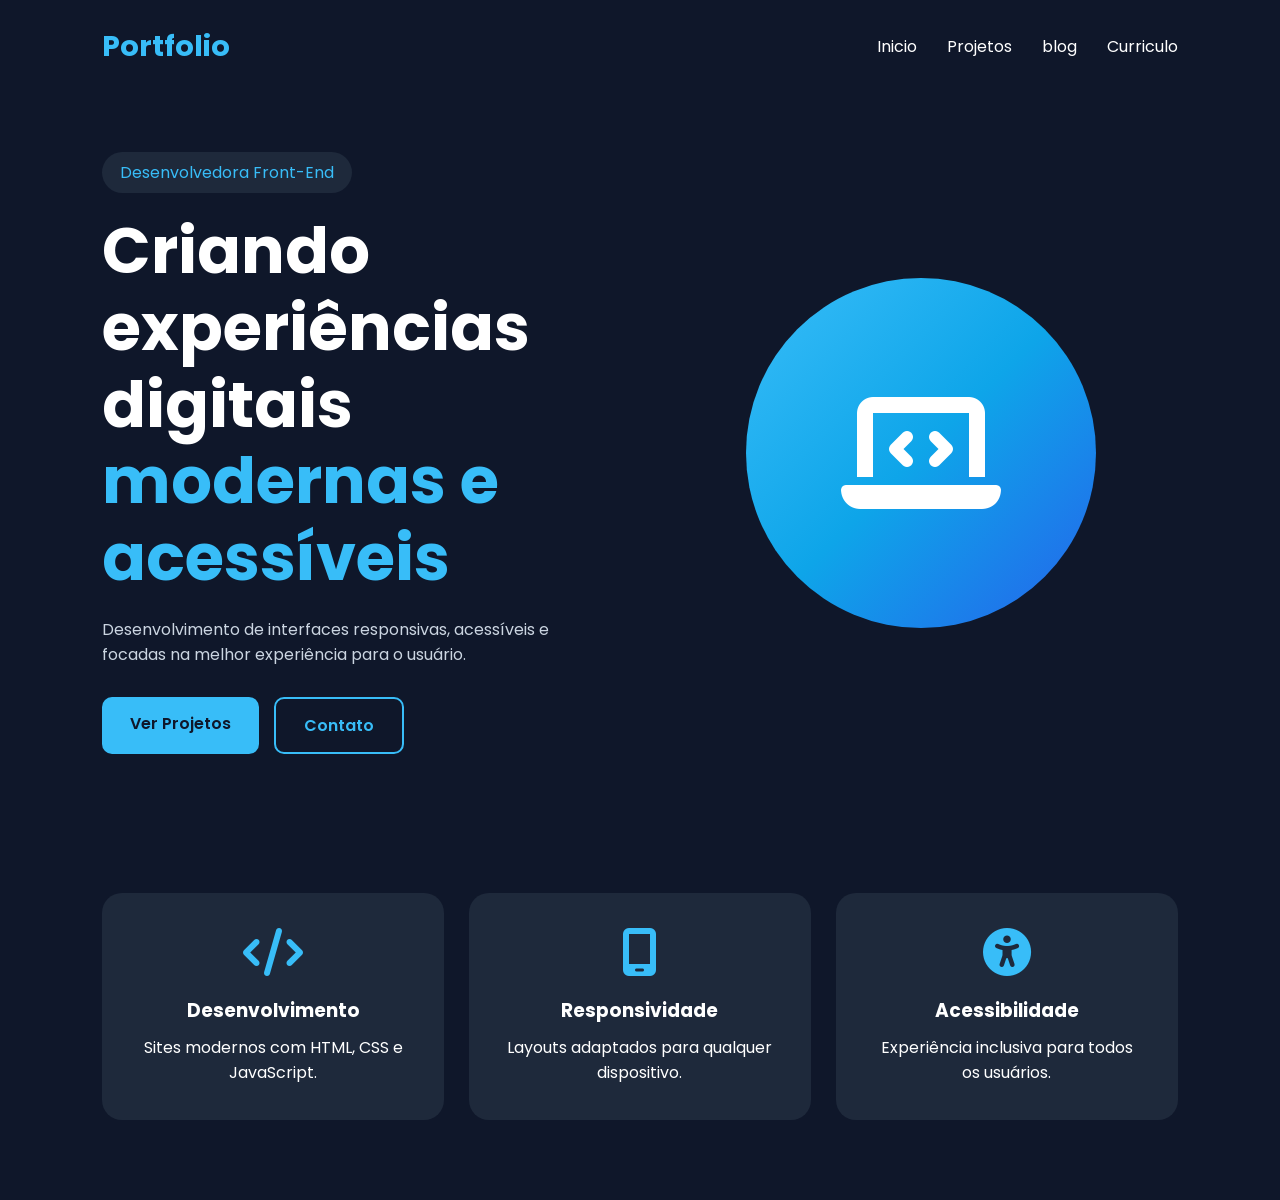
<file: index.html>
<!DOCTYPE html>
<html lang="pt-BR">
<head>
<meta charset="UTF-8">
<meta name="viewport" content="width=device-width, initial-scale=1.0">
<title>Meu Portfólio</title>

<link rel="stylesheet" href="assets/css/style.css">

<link rel="stylesheet"
href="https://cdnjs.cloudflare.com/ajax/libs/font-awesome/6.5.1/css/all.min.css">

</head>
<body>

<header>
    <nav class="navbar">
        <div class="logo">Portfolio</div>

        <ul class="menu">
            <li><a href="index.html">Inicio</a></li>
            <li><a href="projetos.html">Projetos</a></li>
            <li><a href="blog.html">blog</a></li>
            <li><a href="curriculo.html">Curriculo</a></li>
             
        </ul>
    </nav>
</header>

<main>

<section class="hero">

    <div class="hero-text">
        <span class="tag">Desenvolvedora Front-End</span>

        <h1>
            Criando experiências digitais
            <span>modernas e acessíveis</span>
        </h1>

        <p>
            Desenvolvimento de interfaces responsivas,
            acessíveis e focadas na melhor experiência
            para o usuário.
        </p>

        <div class="buttons">
            <a href="projetos.html" class="btn-primary">Ver Projetos</a>
            <a href="contato.html" class="btn-secondary">Contato</a>
        </div>
    </div>

    <div class="hero-image">
        <div class="circle"></div>
        <i class="fa-solid fa-laptop-code"></i>
    </div>

</section>

<section class="cards">

    <div class="card">
        <i class="fa-solid fa-code"></i>
        <h3>Desenvolvimento</h3>
        <p>Sites modernos com HTML, CSS e JavaScript.</p>
    </div>

    <div class="card">
        <i class="fa-solid fa-mobile-screen"></i>
        <h3>Responsividade</h3>
        <p>Layouts adaptados para qualquer dispositivo.</p>
    </div>

    <div class="card">
        <i class="fa-solid fa-universal-access"></i>
        <h3>Acessibilidade</h3>
        <p>Experiência inclusiva para todos os usuários.</p>
    </div>

</section>

</main>

</body>
</html>
</file>
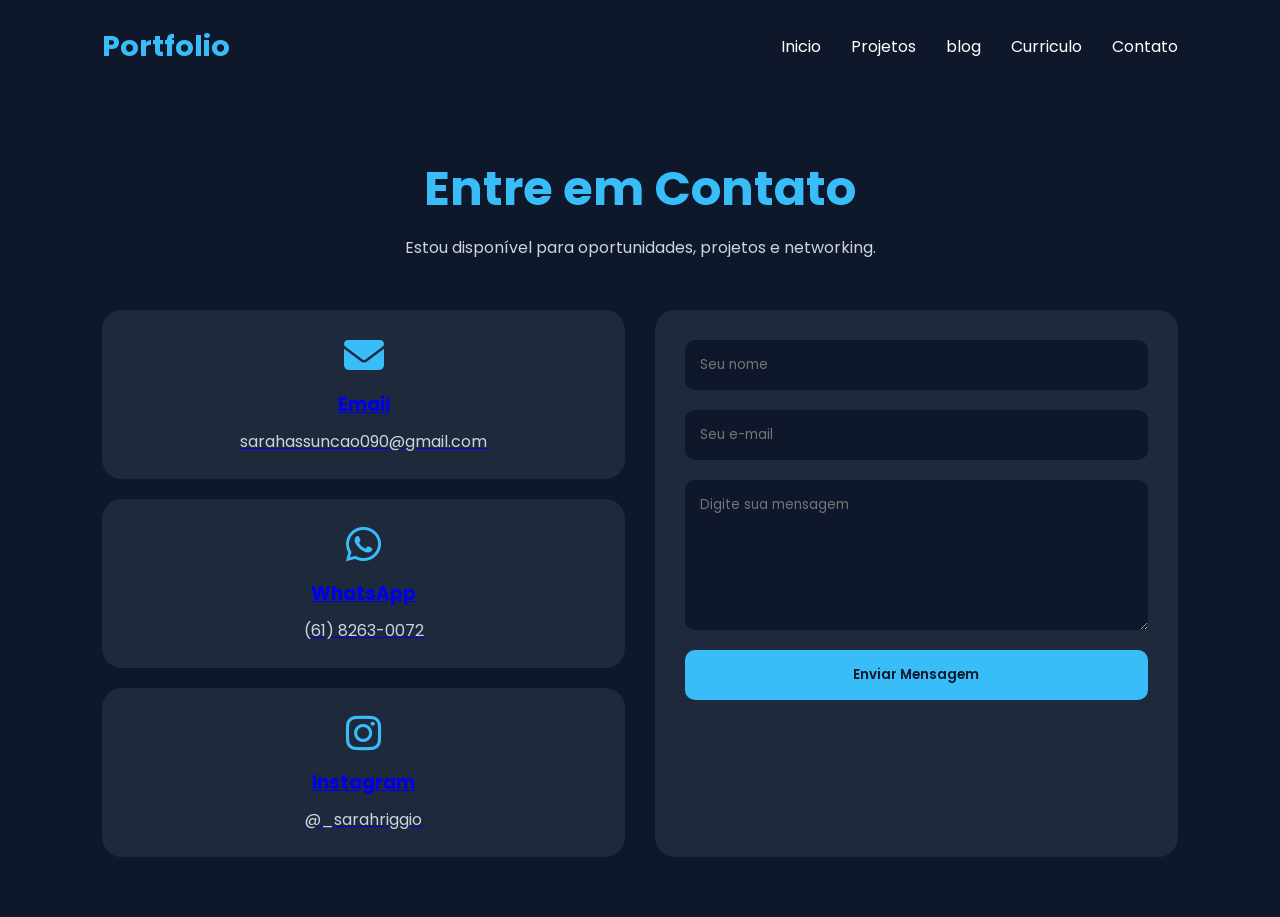
<file: contato.html>
<!DOCTYPE html>
<html lang="pt-BR">
<head>
    <meta charset="UTF-8">
    <meta name="viewport" content="width=device-width, initial-scale=1.0">
    <title>Contato | Portfólio</title>

    <link rel="stylesheet" href="assets/css/style.css">
    <link rel="stylesheet" href="https://cdnjs.cloudflare.com/ajax/libs/font-awesome/6.5.1/css/all.min.css">
</head>
<body>

<header>
    <nav class="navbar">
        <div class="logo">Portfolio</div>
        <ul class="menu">
            <li><a href="index.html">Inicio</a></li>
            <li><a href="projetos.html">Projetos</a></li>
            <li><a href="blog.html">blog</a></li>
            <li><a href="curriculo.html">Curriculo</a></li>
            <li><a href="contato.html">Contato</a></li>
        </ul>
    </nav>
</header>

<section class="contato">

    <div class="contato-header">
        <h1>Entre em Contato</h1>
        <p>Estou disponível para oportunidades, projetos e networking.</p>
    </div>

    <div class="contato-container">

        <!-- ABRE o bloco de informações -->
        <div class="contato-info">

            <div class="contato-card">
                <a href="mailto:seuemail@exemplo.com">
                    <i class="fa-solid fa-envelope"></i>
                    <h3>Email</h3>
                    <p>sarahassuncao090@gmail.com</p>
                </a>
            </div>

            <div class="contato-card">
                <a href="https://wa.me/556182630072" target="_blank">
                    <i class="fa-brands fa-whatsapp"></i>
                    <h3>WhatsApp</h3>
                    <p>(61) 8263-0072</p>
                </a>
            </div>

            <!-- O Instagram agora está CORRETAMENTE dentro de contato-info -->
            <div class="contato-card">
                <a href="https://www.instagram.com/_sarahriggio?utm_source=qr&igsh=MnUxYjY5M3FrN2dq" target="_blank">
                    <i class="fa-brands fa-instagram"></i>
                    <h3>Instagram</h3>
                    <p>@_sarahriggio</p> <!-- Dica: Adicionei o texto para manter o padrão dos outros cards -->
                </a>
            </div>

        </div> <!-- FECHA contato-info no lugar certo -->

        <!-- Formulário ao lado ou abaixo das informações -->
        <form class="formulario">
            <input type="text" placeholder="Seu nome" required>
            <input type="email" placeholder="Seu e-mail" required>
            <textarea rows="6" placeholder="Digite sua mensagem" required></textarea>
            <button type="submit">Enviar Mensagem</button>
        </form>

    </div> <!-- FECHA contato-container -->

</section>
</body>
</html>
</file>
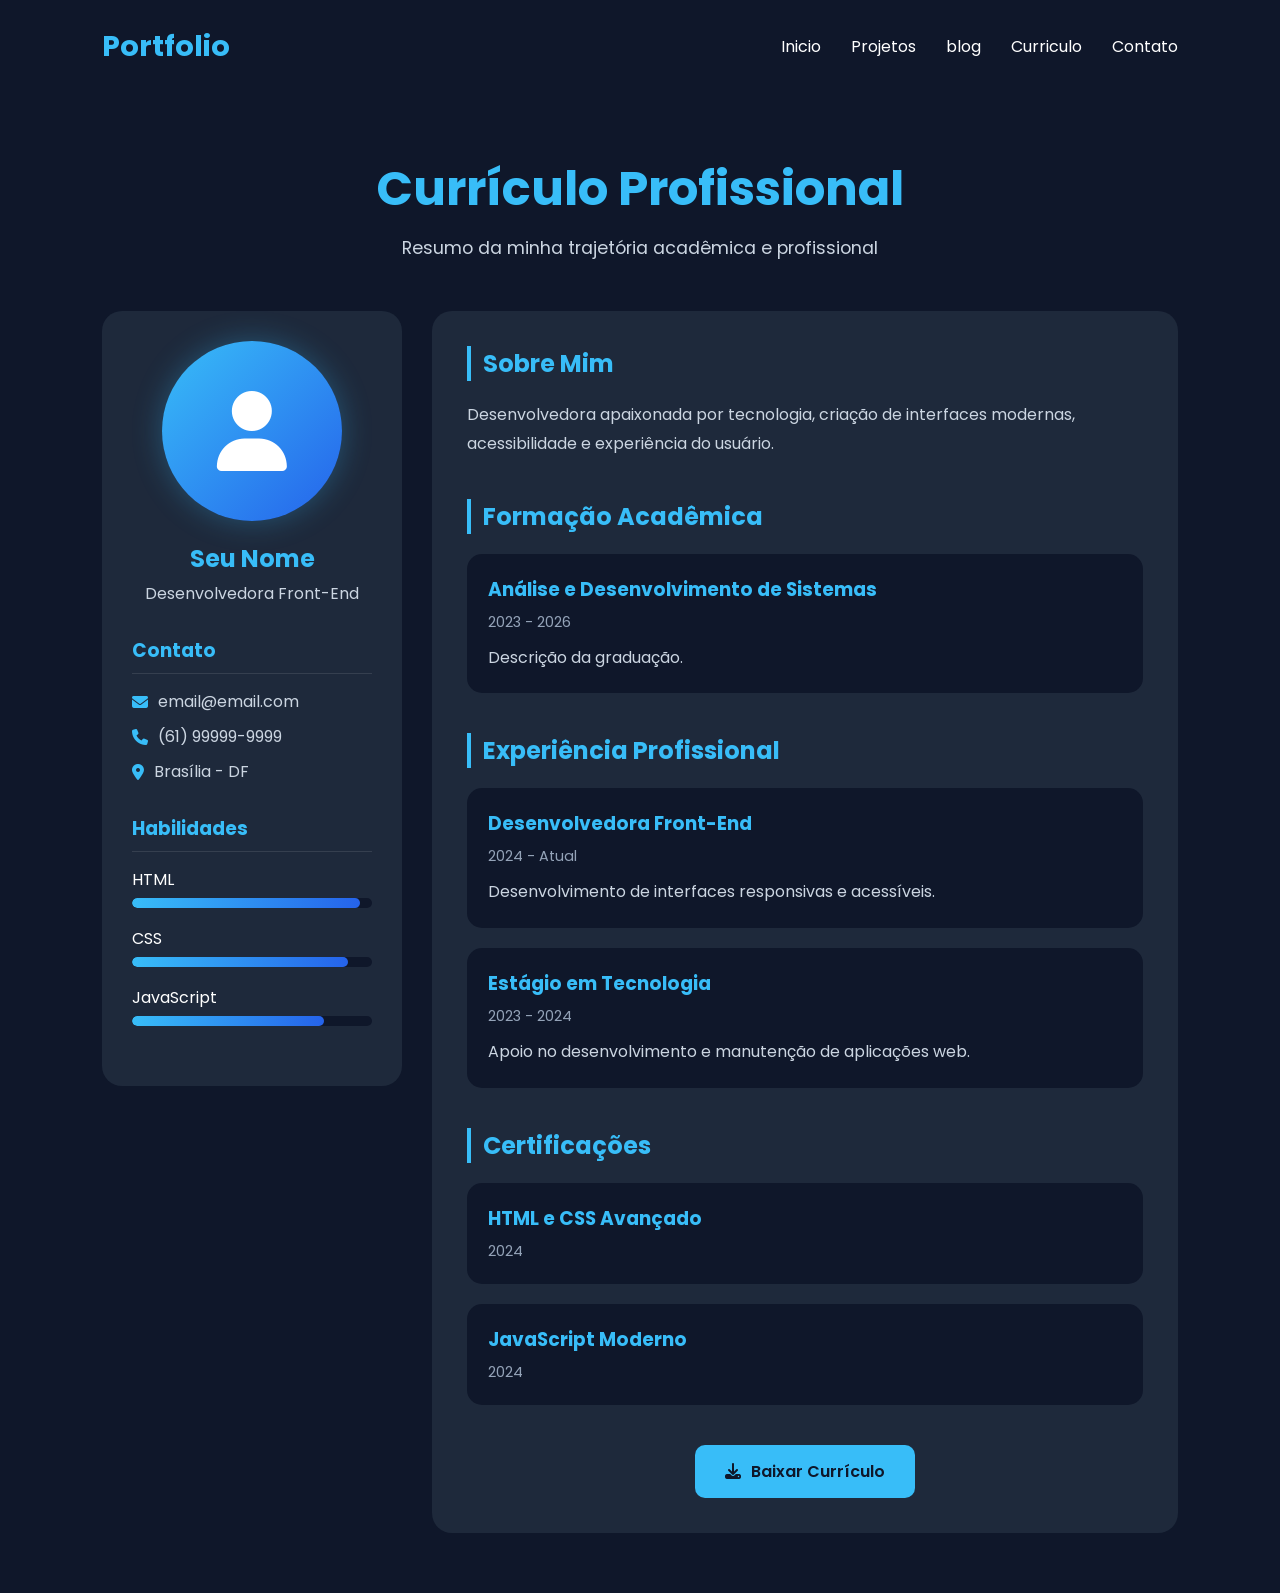
<file: curriculo.html>
<!DOCTYPE html>
<html lang="pt-BR">
<head>
<meta charset="UTF-8">
<meta name="viewport" content="width=device-width, initial-scale=1.0">
<title>Currículo | Portfólio</title>

<link rel="stylesheet" href="assets/css/style.css">

<link rel="stylesheet"
href="https://cdnjs.cloudflare.com/ajax/libs/font-awesome/6.5.1/css/all.min.css">

<style>


</style>

</head>
<body>

<header>
    <nav class="navbar">

        <div class="logo">Portfolio</div>

         <ul class="menu">
            <li><a href="index.html">Inicio</a></li>
            <li><a href="projetos.html">Projetos</a></li>
            <li><a href="blog.html">blog</a></li>
            <li><a href="curriculo.html">Curriculo</a></li>
            <li><a href="contato.html">Contato</a></li>
        </ul>

    </nav>
</header>

<section class="curriculo">

    <div class="curriculo-header">
        <h1>Currículo Profissional</h1>
        <p>Resumo da minha trajetória acadêmica e profissional</p>
    </div>

    <div class="curriculo-grid">

        <aside class="sidebar">

            <div class="foto">
                <i class="fa-solid fa-user"></i>
            </div>

            <div class="nome">
                <h2>Seu Nome</h2>
                <p>Desenvolvedora Front-End</p>
            </div>

            <div class="info">
                <h3>Contato</h3>
                <p><i class="fa-solid fa-envelope"></i> email@email.com</p>
                <p><i class="fa-solid fa-phone"></i> (61) 99999-9999</p>
                <p><i class="fa-solid fa-location-dot"></i> Brasília - DF</p>
            </div>

            <div class="info">
                <h3>Habilidades</h3>

                <div class="skill">
                    <span>HTML</span>
                    <div class="bar">
                        <div class="progress" style="width:95%"></div>
                    </div>
                </div>

                <div class="skill">
                    <span>CSS</span>
                    <div class="bar">
                        <div class="progress" style="width:90%"></div>
                    </div>
                </div>

                <div class="skill">
                    <span>JavaScript</span>
                    <div class="bar">
                        <div class="progress" style="width:80%"></div>
                    </div>
                </div>

            </div>

        </aside>

        <main class="content">

            <section class="section">
                <h2>Sobre Mim</h2>

                <p>
                    Desenvolvedora apaixonada por tecnologia,
                    criação de interfaces modernas, acessibilidade
                    e experiência do usuário.
                </p>
            </section>

            <section class="section">
                <h2>Formação Acadêmica</h2>

                <div class="timeline">

                    <div class="item">
                        <h3>Análise e Desenvolvimento de Sistemas</h3>
                        <span>2023 - 2026</span>
                        <p>Descrição da graduação.</p>
                    </div>

                </div>
            </section>

            <section class="section">
                <h2>Experiência Profissional</h2>

                <div class="timeline">

                    <div class="item">
                        <h3>Desenvolvedora Front-End</h3>
                        <span>2024 - Atual</span>
                        <p>
                            Desenvolvimento de interfaces
                            responsivas e acessíveis.
                        </p>
                    </div>

                    <div class="item">
                        <h3>Estágio em Tecnologia</h3>
                        <span>2023 - 2024</span>
                        <p>
                            Apoio no desenvolvimento e manutenção
                            de aplicações web.
                        </p>
                    </div>

                </div>
            </section>

            <section class="section">
                <h2>Certificações</h2>

                <div class="timeline">

                    <div class="item">
                        <h3>HTML e CSS Avançado</h3>
                        <span>2024</span>
                    </div>

                    <div class="item">
                        <h3>JavaScript Moderno</h3>
                        <span>2024</span>
                    </div>

                </div>
            </section>

            <div class="download">
                <a href="curriculo.pdf" download>
                    <i class="fa-solid fa-download"></i>
                    Baixar Currículo
                </a>
            </div>

        </main>

    </div>

</section>

</body>
</html>
</file>
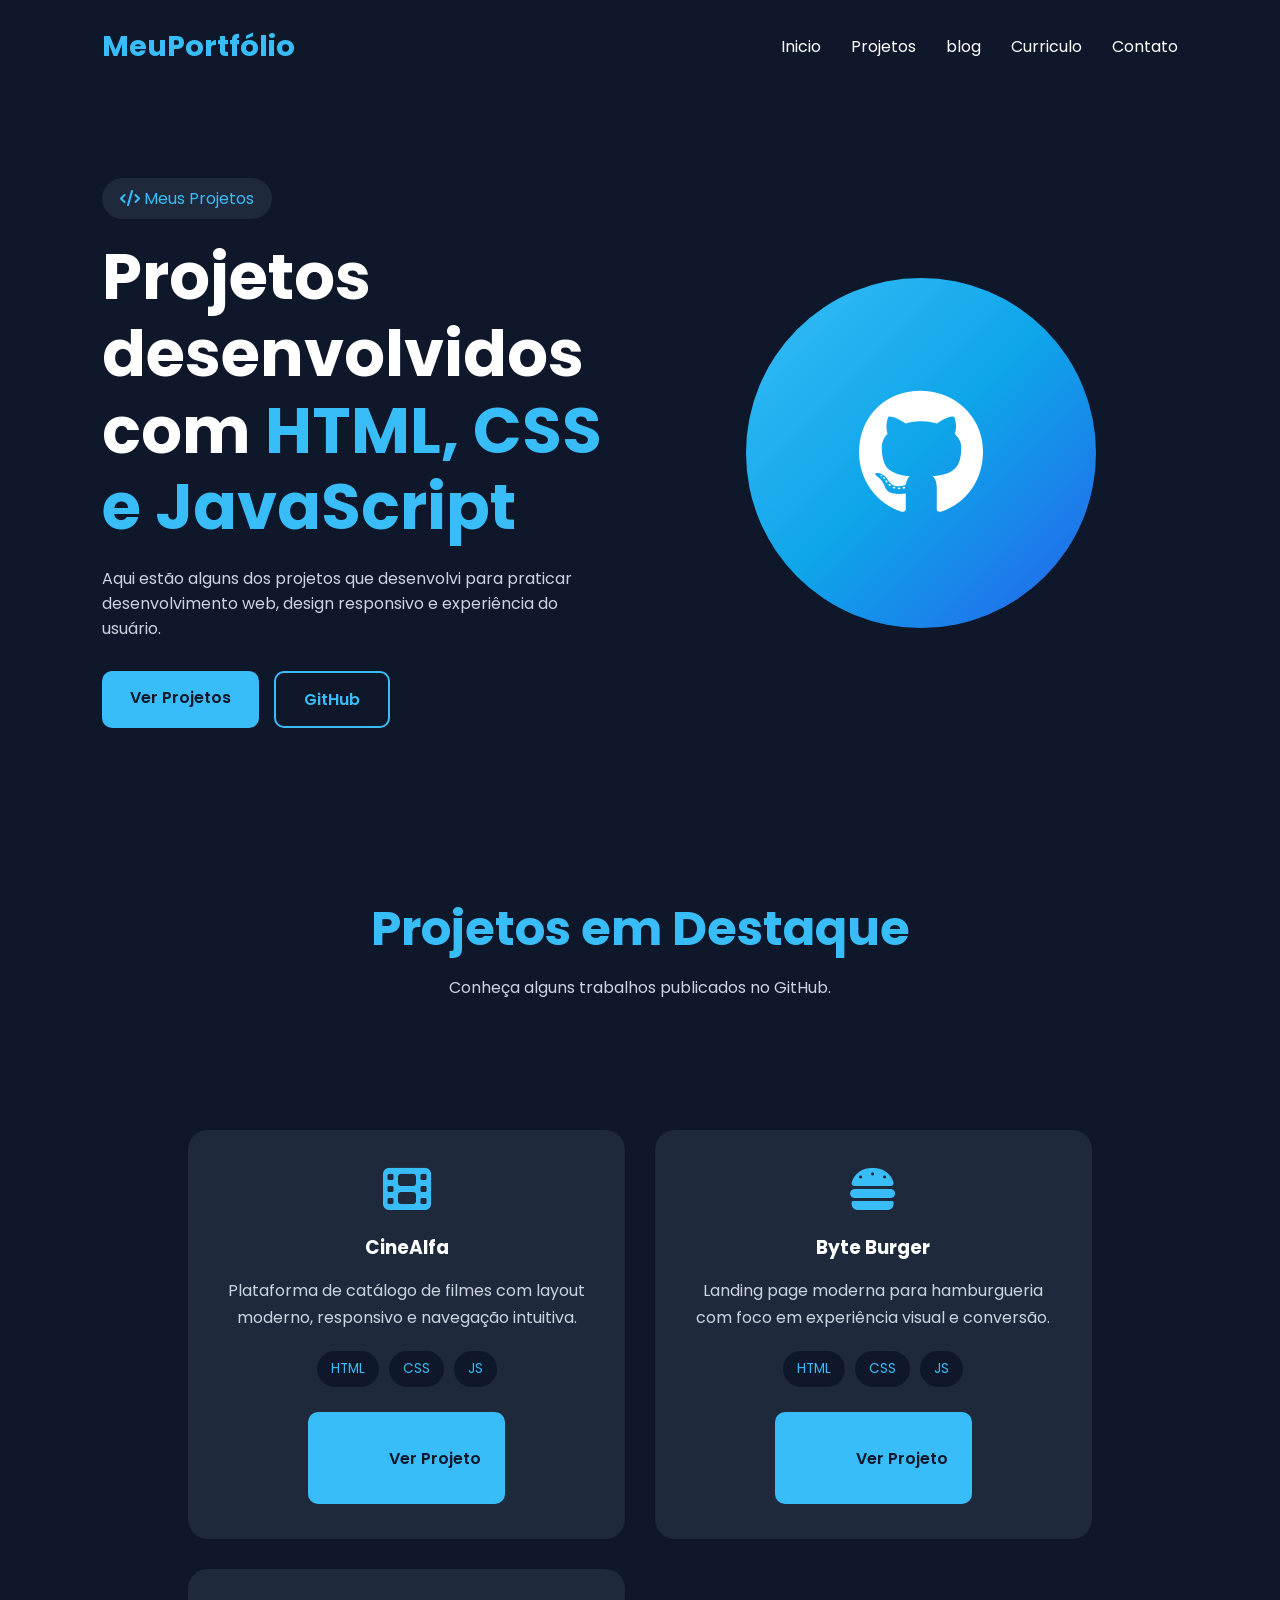
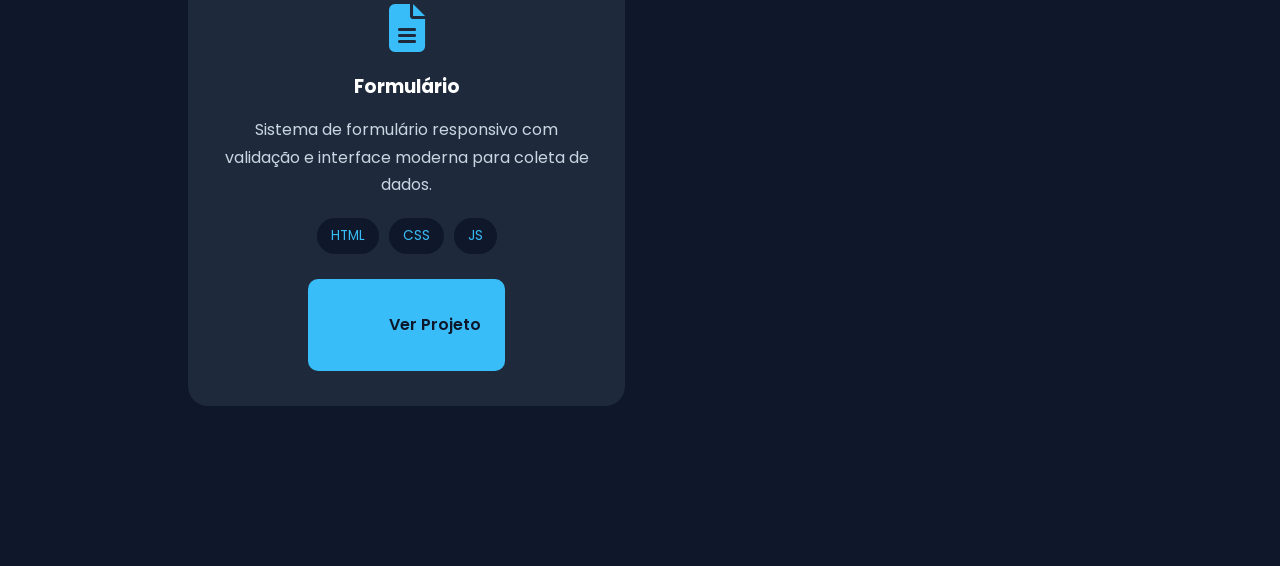
<file: projetos.html>
<!DOCTYPE html>
<html lang="pt-BR">
<head>
<meta charset="UTF-8">
<meta name="viewport" content="width=device-width, initial-scale=1.0">

<title>Projetos | Meu Portfólio</title>

<link rel="stylesheet" href="assets/css/style.css">

<link rel="stylesheet"
href="https://cdnjs.cloudflare.com/ajax/libs/font-awesome/6.5.1/css/all.min.css">
</head>

<body>

    <!-- NAVBAR -->
    <nav class="navbar">
        <div class="logo">MeuPortfólio</div>

        <ul class="menu">
            <li><a href="index.html">Inicio</a></li>
            <li><a href="projetos.html">Projetos</a></li>
            <li><a href="blog.html">blog</a></li>
            <li><a href="curriculo.html">Curriculo</a></li>
            <li><a href="contato.html">Contato</a></li>
        </ul>
    </nav>

    <!-- HERO -->
    <section class="hero">
        <div class="hero-text">
            <span class="tag">
                <i class="fa-solid fa-code"></i>
                Meus Projetos
            </span>

            <h1>
                Projetos desenvolvidos com
                <span>HTML, CSS e JavaScript</span>
            </h1>

            <p>
                Aqui estão alguns dos projetos que desenvolvi para praticar
                desenvolvimento web, design responsivo e experiência do usuário.
            </p>

            <div class="buttons">
                <a href="#projetos" class="btn-primary">
                    Ver Projetos
                </a>

                <a href="https://github.com/sarahassuncao090-a11y"
                   target="_blank"
                   class="btn-secondary">
                    GitHub
                </a>
            </div>
        </div>

        <div class="hero-image">
            <div class="circle"></div>
            <i class="fa-brands fa-github"></i>
        </div>
    </section>

    <!-- PROJETOS -->
    <section class="projetos" id="projetos">

        <div class="section-title">
            <h2>Projetos em Destaque</h2>
            <p>Conheça alguns trabalhos publicados no GitHub.</p>
        </div>

        <div class="cards">

            <!-- CineAlfa -->
            <div class="card">
                <i class="fa-solid fa-film"></i>

                <h3>CineAlfa</h3>

                <p>
                    Plataforma de catálogo de filmes com layout moderno,
                    responsivo e navegação intuitiva.
                </p>

                <div class="techs">
                    <span>HTML</span>
                    <span>CSS</span>
                    <span>JS</span>
                </div>

                <a href="#"
                   target="_blank"
                   class="project-btn">
                    <i class="fa-brands fa-github"></i>
                    Ver Projeto
                </a>
            </div>

            <!-- Byte Burger -->
            <div class="card">
                <i class="fa-solid fa-burger"></i>

                <h3>Byte Burger</h3>

                <p>
                    Landing page moderna para hamburgueria com foco em
                    experiência visual e conversão.
                </p>

                <div class="techs">
                    <span>HTML</span>
                    <span>CSS</span>
                    <span>JS</span>
                </div>

                <a href="#"
                   target="_blank"
                   class="project-btn">
                    <i class="fa-brands fa-github"></i>
                    Ver Projeto
                </a>
            </div>

            <!-- Formulário -->
            <div class="card">
                <i class="fa-solid fa-file-lines"></i>

                <h3>Formulário</h3>

                <p>
                    Sistema de formulário responsivo com validação e interface
                    moderna para coleta de dados.
                </p>

                <div class="techs">
                    <span>HTML</span>
                    <span>CSS</span>
                    <span>JS</span>
                </div>

                <a href="#"
                   target="_blank"
                   class="project-btn">
                    <i class="fa-brands fa-github"></i>
                    Ver Projeto
                </a>
            </div>

        </div>
    </section>

</body>
</html>
</file>
<file: assets/css/style.css>
@import url('https://fonts.googleapis.com/css2?family=Poppins:wght@300;400;500;600;700&display=swap');

*{
    margin:0;
    padding:0;
    box-sizing:border-box;
    font-family:'Poppins',sans-serif;
}

body{
    background:#0f172a;
    color:white;
    min-height:100vh;
}

/* NAVBAR */

.navbar{
    display:flex;
    justify-content:space-between;
    align-items:center;
    padding:25px 8%;
}

.logo{
    font-size:1.8rem;
    font-weight:700;
    color:#38bdf8;
}

.menu{
    display:flex;
    list-style:none;
    gap:30px;
}

.menu a{
    text-decoration:none;
    color:white;
    transition:.3s;
}

.menu a:hover{
    color:#38bdf8;
}

/* HERO */

.hero{
    min-height:80vh;
    display:flex;
    align-items:center;
    justify-content:space-between;
    padding:0 8%;
    gap:50px;
}

.hero-text{
    flex:1;
}

.tag{
    background:#1e293b;
    padding:8px 18px;
    border-radius:50px;
    color:#38bdf8;
    display:inline-block;
    margin-bottom:20px;
}

.hero-text h1{
    font-size:4rem;
    line-height:1.2;
    margin-bottom:20px;
}

.hero-text h1 span{
    color:#38bdf8;
}

.hero-text p{
    max-width:600px;
    color:#cbd5e1;
    margin-bottom:30px;
}

/* BOTÕES */

.buttons{
    display:flex;
    gap:15px;
}

.btn-primary,
.btn-secondary{
    text-decoration:none;
    padding:14px 28px;
    border-radius:10px;
    font-weight:600;
    transition:.3s;
}

.btn-primary{
    background:#38bdf8;
    color:#0f172a;
}

.btn-primary:hover{
    transform:translateY(-5px);
    box-shadow:0 10px 25px rgba(56,189,248,.4);
}

.btn-secondary{
    border:2px solid #38bdf8;
    color:#38bdf8;
}

.btn-secondary:hover{
    background:#38bdf8;
    color:#0f172a;
}

/* ILUSTRAÇÃO */

.hero-image{
    flex:1;
    display:flex;
    justify-content:center;
    align-items:center;
    position:relative;
}

.circle{
    width:350px;
    height:350px;
    border-radius:50%;
    background:linear-gradient(
        135deg,
        #38bdf8,
        #0ea5e9,
        #2563eb
    );
    animation:float 5s ease-in-out infinite;
}

.hero-image i{
    position:absolute;
    font-size:8rem;
    color:white;
}

@keyframes float{
    0%{
        transform:translateY(0);
    }
    50%{
        transform:translateY(-20px);
    }
    100%{
        transform:translateY(0);
    }
}

/* CARDS */

.cards{
    padding:80px 8%;
    display:grid;
    grid-template-columns:repeat(auto-fit,minmax(250px,1fr));
    gap:25px;
}

.card{
    background:#1e293b;
    padding:35px;
    border-radius:20px;
    text-align:center;
    transition:.4s;
    cursor:pointer;
}

.card:hover{
    transform:translateY(-10px);
    box-shadow:0 15px 30px rgba(56,189,248,.2);
}

.card i{
    font-size:3rem;
    color:#38bdf8;
    margin-bottom:20px;
}

.card h3{
    margin-bottom:10px;
}

/* RESPONSIVO */

@media(max-width:900px){

    .hero{
        flex-direction:column;
        text-align:center;
        padding-top:40px;
    }

    .hero-text h1{
        font-size:2.8rem;
    }

    .buttons{
        justify-content:center;
    }

    .circle{
        width:280px;
        height:280px;
    }

    .hero-image i{
        font-size:6rem;
    }
}

@media(max-width:600px){

    .navbar{
        flex-direction:column;
        gap:20px;
    }

    .menu{
        gap:15px;
        flex-wrap:wrap;
        justify-content:center;
    }

    .hero-text h1{
        font-size:2.2rem;
    }

    .hero-text p{
        font-size:.95rem;
    }

    .buttons{
        flex-direction:column;
    }

    .btn-primary,
    .btn-secondary{
        width:100%;
    }
}
/* ==========================
   CURRÍCULO
========================== */

.curriculo{
    padding:60px 8%;
}

.curriculo-header{
    text-align:center;
    margin-bottom:50px;
}

.curriculo-header h1{
    font-size:3rem;
    color:#38bdf8;
    margin-bottom:10px;
}

.curriculo-header p{
    color:#cbd5e1;
    font-size:1.1rem;
}

.curriculo-grid{
    display:grid;
    grid-template-columns:300px 1fr;
    gap:30px;
    align-items:start;
}

/* SIDEBAR */

.sidebar{
    background:#1e293b;
    border-radius:20px;
    padding:30px;
    position:sticky;
    top:20px;
}

.foto{
    width:180px;
    height:180px;
    margin:0 auto 20px;
    border-radius:50%;
    background:linear-gradient(
        135deg,
        #38bdf8,
        #2563eb
    );
    display:flex;
    align-items:center;
    justify-content:center;
    box-shadow:0 0 30px rgba(56,189,248,.3);
}

.foto i{
    font-size:5rem;
    color:white;
}

.nome{
    text-align:center;
    margin-bottom:30px;
}

.nome h2{
    color:#38bdf8;
    margin-bottom:5px;
}

.nome p{
    color:#cbd5e1;
}

.info{
    margin-bottom:30px;
}

.info h3{
    color:#38bdf8;
    margin-bottom:15px;
    border-bottom:1px solid rgba(255,255,255,.1);
    padding-bottom:8px;
}

.info p{
    color:#cbd5e1;
    margin-bottom:10px;
    display:flex;
    align-items:center;
    gap:10px;
}

.info i{
    color:#38bdf8;
}

/* HABILIDADES */

.skill{
    margin-bottom:18px;
}

.skill span{
    display:block;
    margin-bottom:6px;
    color:#fff;
}

.bar{
    width:100%;
    height:10px;
    background:#0f172a;
    border-radius:20px;
    overflow:hidden;
}

.progress{
    height:100%;
    background:linear-gradient(
        90deg,
        #38bdf8,
        #2563eb
    );
    border-radius:20px;
}

/* CONTEÚDO */

.content{
    background:#1e293b;
    border-radius:20px;
    padding:35px;
}

.section{
    margin-bottom:40px;
}

.section:last-child{
    margin-bottom:0;
}

.section h2{
    color:#38bdf8;
    margin-bottom:20px;
    border-left:4px solid #38bdf8;
    padding-left:12px;
}

.section p{
    color:#cbd5e1;
    line-height:1.8;
}

/* TIMELINE */

.timeline{
    display:flex;
    flex-direction:column;
    gap:20px;
}

.item{
    background:#0f172a;
    padding:20px;
    border-radius:15px;
    transition:.3s;
    border:1px solid transparent;
}

.item:hover{
    transform:translateY(-5px);
    border-color:#38bdf8;
    box-shadow:0 15px 30px rgba(56,189,248,.15);
}

.item h3{
    color:#38bdf8;
    margin-bottom:5px;
}

.item span{
    color:#94a3b8;
    font-size:.9rem;
}

.item p{
    margin-top:10px;
    color:#cbd5e1;
}

/* DOWNLOAD */

.download{
    text-align:center;
    margin-top:40px;
}

.download a{
    display:inline-flex;
    align-items:center;
    gap:10px;
    text-decoration:none;
    background:#38bdf8;
    color:#0f172a;
    padding:14px 30px;
    border-radius:10px;
    font-weight:600;
    transition:.3s;
}

.download a:hover{
    transform:translateY(-5px);
    box-shadow:0 10px 25px rgba(56,189,248,.4);
}

/* RESPONSIVO */

@media(max-width:900px){

    .curriculo-grid{
        grid-template-columns:1fr;
    }

    .sidebar{
        position:relative;
        top:0;
    }

    .curriculo-header h1{
        font-size:2.5rem;
    }

}

@media(max-width:600px){

    .curriculo{
        padding:40px 5%;
    }

    .curriculo-header h1{
        font-size:2rem;
    }

    .sidebar,
    .content{
        padding:20px;
    }

    .foto{
        width:140px;
        height:140px;
    }

    .foto i{
        font-size:4rem;
    }

    .section h2{
        font-size:1.3rem;
    }

    .info p{
        font-size:.95rem;
    }

}
/* ==========================
   CONTATO
========================== */

.contato{
    padding:60px 8%;
}

.contato-header{
    text-align:center;
    margin-bottom:50px;
}

.contato-header h1{
    font-size:3rem;
    color:#38bdf8;
    margin-bottom:10px;
}

.contato-header p{
    color:#cbd5e1;
}

.contato-container{
    display:grid;
    grid-template-columns:1fr 1fr;
    gap:30px;
}

/* CARDS */

.contato-info{
    display:flex;
    flex-direction:column;
    gap:20px;
}

.contato-card{
    background:#1e293b;
    padding:25px;
    border-radius:20px;
    text-align:center;
    transition:.3s;
}

.contato-card:hover{
    transform:translateY(-5px);
    box-shadow:0 15px 30px rgba(56,189,248,.2);
}

.contato-card i{
    font-size:2.5rem;
    color:#38bdf8;
    margin-bottom:15px;
}

.contato-card h3{
    margin-bottom:10px;
}

.contato-card p{
    color:#cbd5e1;
}

/* FORMULÁRIO */

.formulario{
    background:#1e293b;
    padding:30px;
    border-radius:20px;
    display:flex;
    flex-direction:column;
    gap:20px;
}

.formulario input,
.formulario textarea{
    width:100%;
    padding:15px;
    border:none;
    border-radius:10px;
    background:#0f172a;
    color:white;
    outline:none;
}

.formulario input:focus,
.formulario textarea:focus{
    border:1px solid #38bdf8;
}

.formulario button{
    background:#38bdf8;
    color:#0f172a;
    border:none;
    padding:15px;
    border-radius:10px;
    font-weight:600;
    cursor:pointer;
    transition:.3s;
}

.formulario button:hover{
    transform:translateY(-3px);
    box-shadow:0 10px 20px rgba(56,189,248,.3);
}

/* RESPONSIVO */

@media(max-width:900px){

    .contato-container{
        grid-template-columns:1fr;
    }

}

@media(max-width:600px){

    .contato{
        padding:40px 5%;
    }

    .contato-header h1{
        font-size:2rem;
    }

    .formulario{
        padding:20px;
    }

}
/* ==========================
   PROJETOS
========================== */

.projetos{
    padding:80px 8%;
}

.section-title{
    text-align:center;
    margin-bottom:50px;
}

.section-title h2{
    color:#38bdf8;
    font-size:3rem;
    margin-bottom:10px;
}

.section-title p{
    color:#cbd5e1;
}

.projetos .cards{
    display:grid;
    grid-template-columns:repeat(auto-fit,minmax(320px,1fr));
    gap:30px;
}

.projetos .card{
    background:#1e293b;
    border-radius:20px;
    padding:35px;
    text-align:center;
    transition:.4s;
    position:relative;
    overflow:hidden;
}

.projetos .card::before{
    content:'';
    position:absolute;
    top:0;
    left:-100%;
    width:100%;
    height:4px;
    background:#38bdf8;
    transition:.5s;
}

.projetos .card:hover::before{
    left:0;
}

.projetos .card:hover{
    transform:translateY(-12px);
    box-shadow:0 20px 40px rgba(56,189,248,.2);
}

.projetos .card i{
    font-size:3rem;
    color:#38bdf8;
    margin-bottom:20px;
}

.projetos .card h3{
    margin-bottom:15px;
}

.projetos .card p{
    color:#cbd5e1;
    line-height:1.7;
    margin-bottom:20px;
}

.techs{
    display:flex;
    justify-content:center;
    flex-wrap:wrap;
    gap:10px;
    margin-bottom:25px;
}

.techs span{
    background:#0f172a;
    color:#38bdf8;
    padding:8px 14px;
    border-radius:30px;
    font-size:.85rem;
}

.project-btn{
    display:inline-flex;
    align-items:center;
    gap:10px;
    text-decoration:none;
    background:#38bdf8;
    color:#0f172a;
    padding:12px 24px;
    border-radius:10px;
    font-weight:600;
    transition:.3s;
}

.project-btn:hover{
    transform:scale(1.05);
    box-shadow:0 10px 20px rgba(56,189,248,.3);
}

@media(max-width:768px){

    .section-title h2{
        font-size:2.2rem;
    }

    .projetos{
        padding:60px 5%;
    }
}
/* ==================
BLOG
================== */

.blog-header{
    padding:80px 8%;
    text-align:center;
}

.blog-header h1{
    font-size:3.5rem;
    margin:20px 0;
}

.blog-header h1 span{
    color:#38bdf8;
}

.blog-header p{
    color:#cbd5e1;
    margin-bottom:30px;
}

.featured{
    padding:0 8% 50px;
}

.featured-card{
    background:#1e293b;
    padding:40px;
    border-radius:20px;
    border-left:5px solid #38bdf8;
}

.featured-card h2{
    color:#38bdf8;
    margin-bottom:15px;
}

.blog-container{
    padding:0 8% 80px;
    display:grid;
    grid-template-columns:repeat(auto-fit,minmax(320px,1fr));
    gap:25px;
}

.blog-card{
    background:#1e293b;
    padding:25px;
    border-radius:20px;
    transition:.4s;
}

.blog-card:hover{
    transform:translateY(-8px);
    box-shadow:0 15px 30px rgba(56,189,248,.2);
}

.blog-card h3{
    color:#38bdf8;
    margin-bottom:10px;
}

.blog-card p{
    color:#cbd5e1;
    margin-bottom:20px;
}

.blog-actions{
    display:flex;
    gap:10px;
}

.edit-btn,
.delete-btn{
    flex:1;
    border:none;
    padding:12px;
    border-radius:10px;
    cursor:pointer;
    font-weight:600;
}

.edit-btn{
    background:#38bdf8;
    color:#0f172a;
}

.delete-btn{
    background:#ef4444;
    color:white;
}

@media(max-width:600px){

    .blog-header h1{
        font-size:2.2rem;
    }

    .blog-container{
        padding:0 5% 50px;
    }

}
/* ==================
ADMIN BLOG
================== */

.admin-blog{
    background:#1e293b;
    margin:40px 8%;
    padding:30px;
    border-radius:20px;
    display:flex;
    flex-direction:column;
    gap:15px;
}

.admin-blog h2{
    color:#38bdf8;
}

.admin-blog input,
.admin-blog textarea{
    background:#0f172a;
    border:none;
    color:white;
    padding:15px;
    border-radius:10px;
    outline:none;
}

.admin-blog textarea{
    min-height:120px;
    resize:none;
}

.blog-image{
    width:100%;
    height:220px;
    object-fit:cover;
    border-radius:15px;
    margin-bottom:15px;
    transition:.4s;
}

.blog-card:hover .blog-image{
    transform:scale(1.05);
}

.blog-card{
    overflow:hidden;
}
</file>
